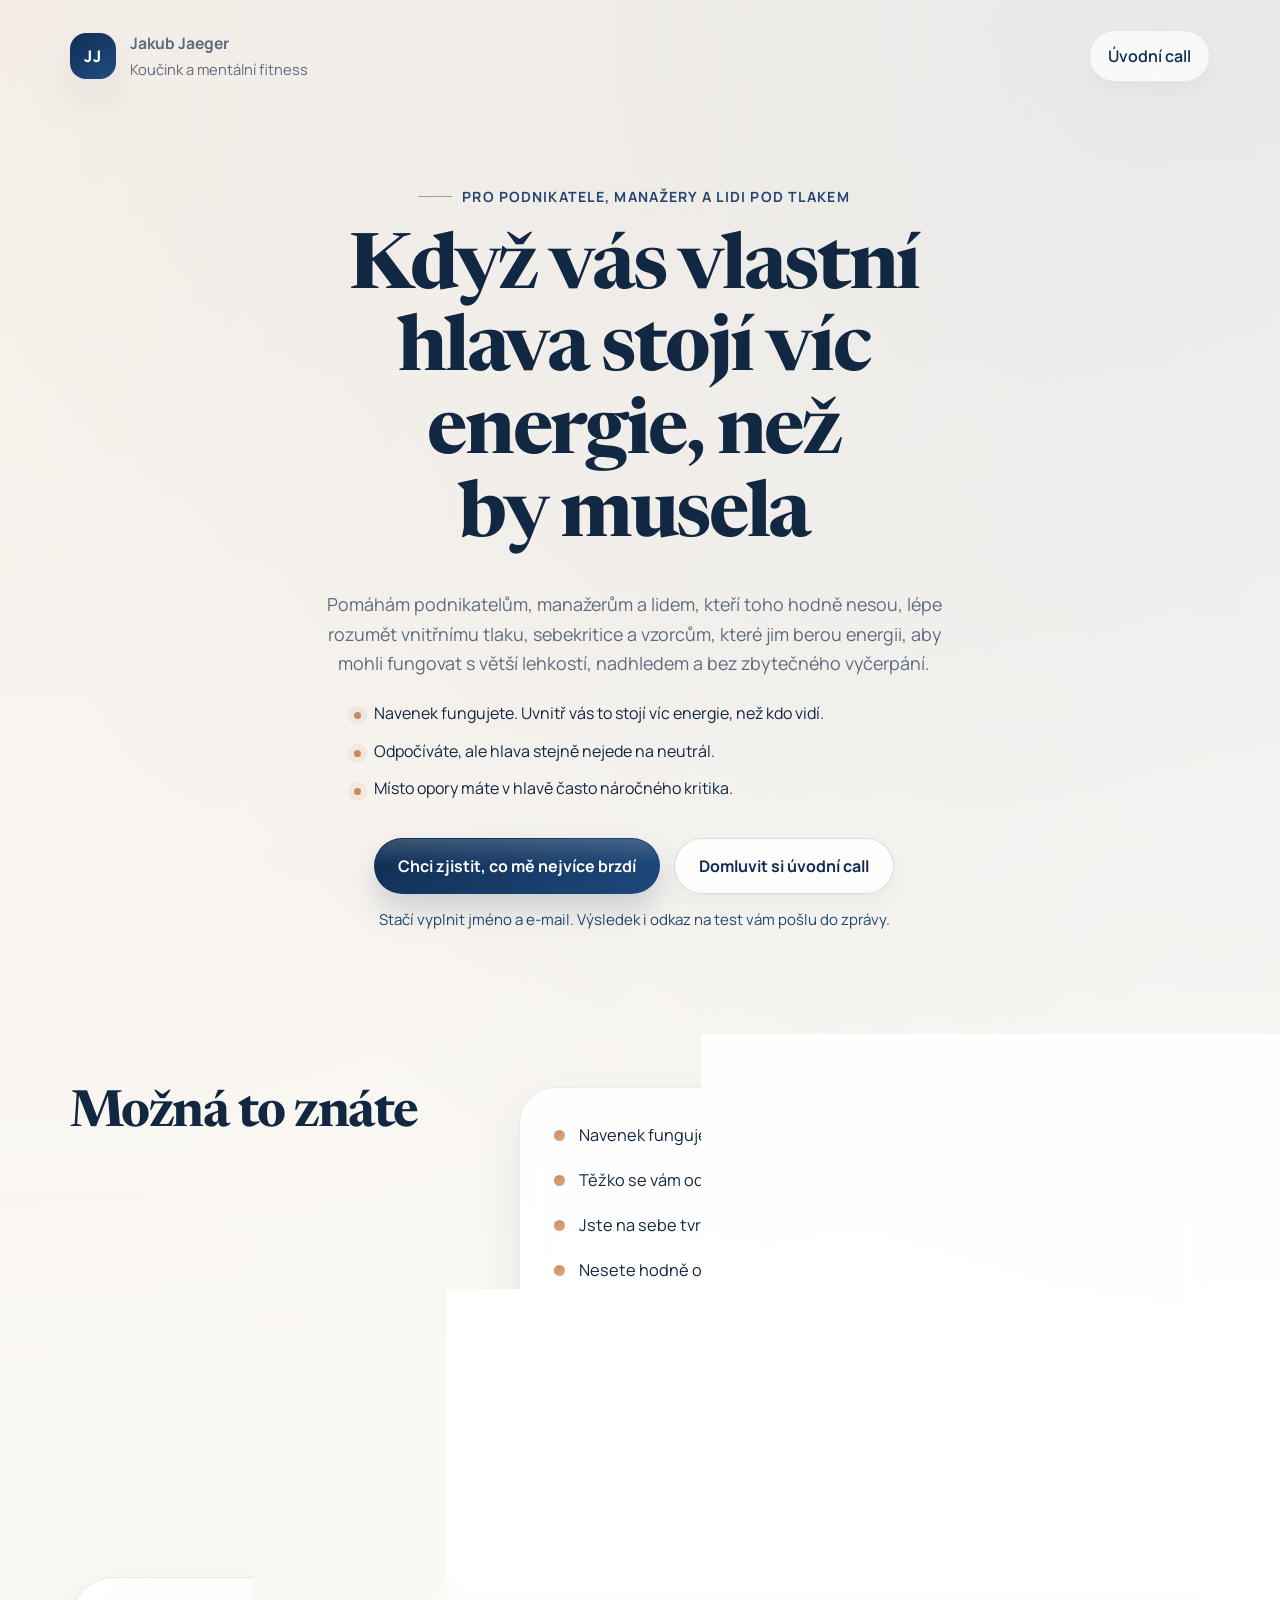
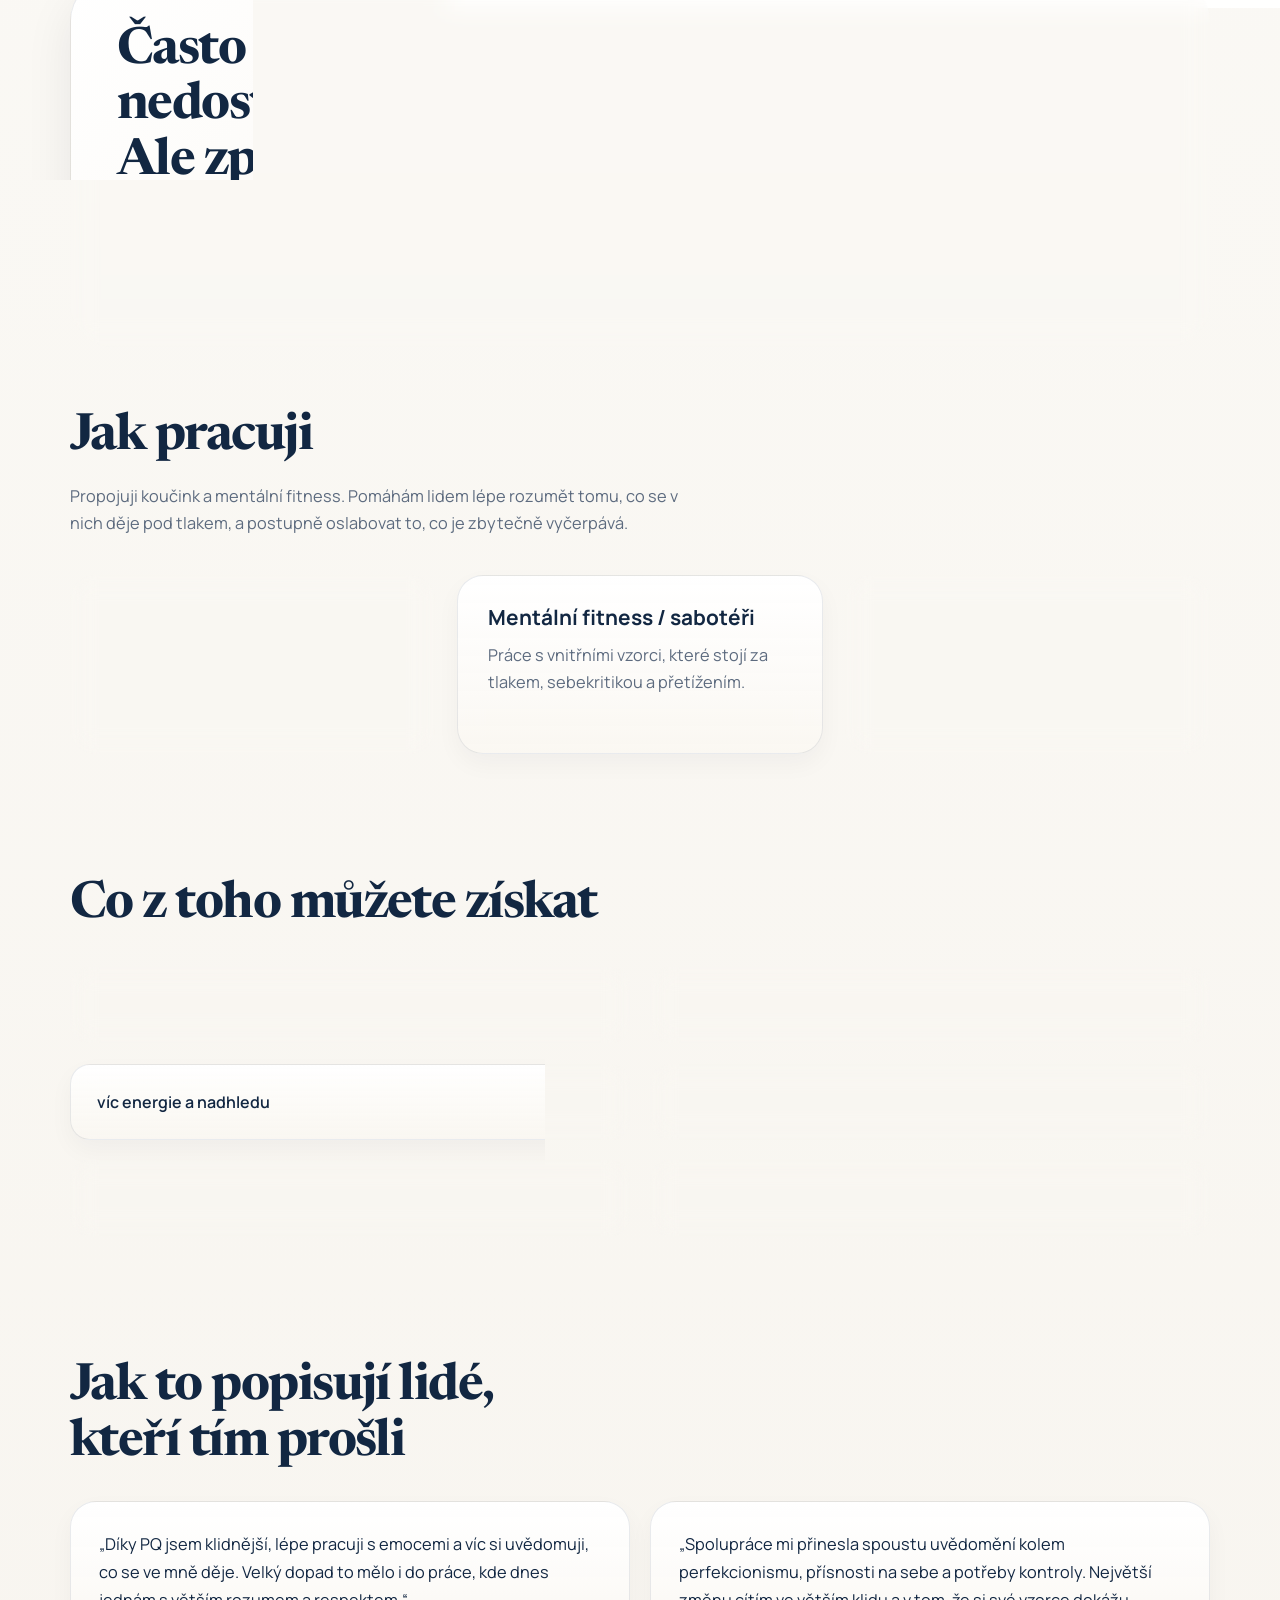
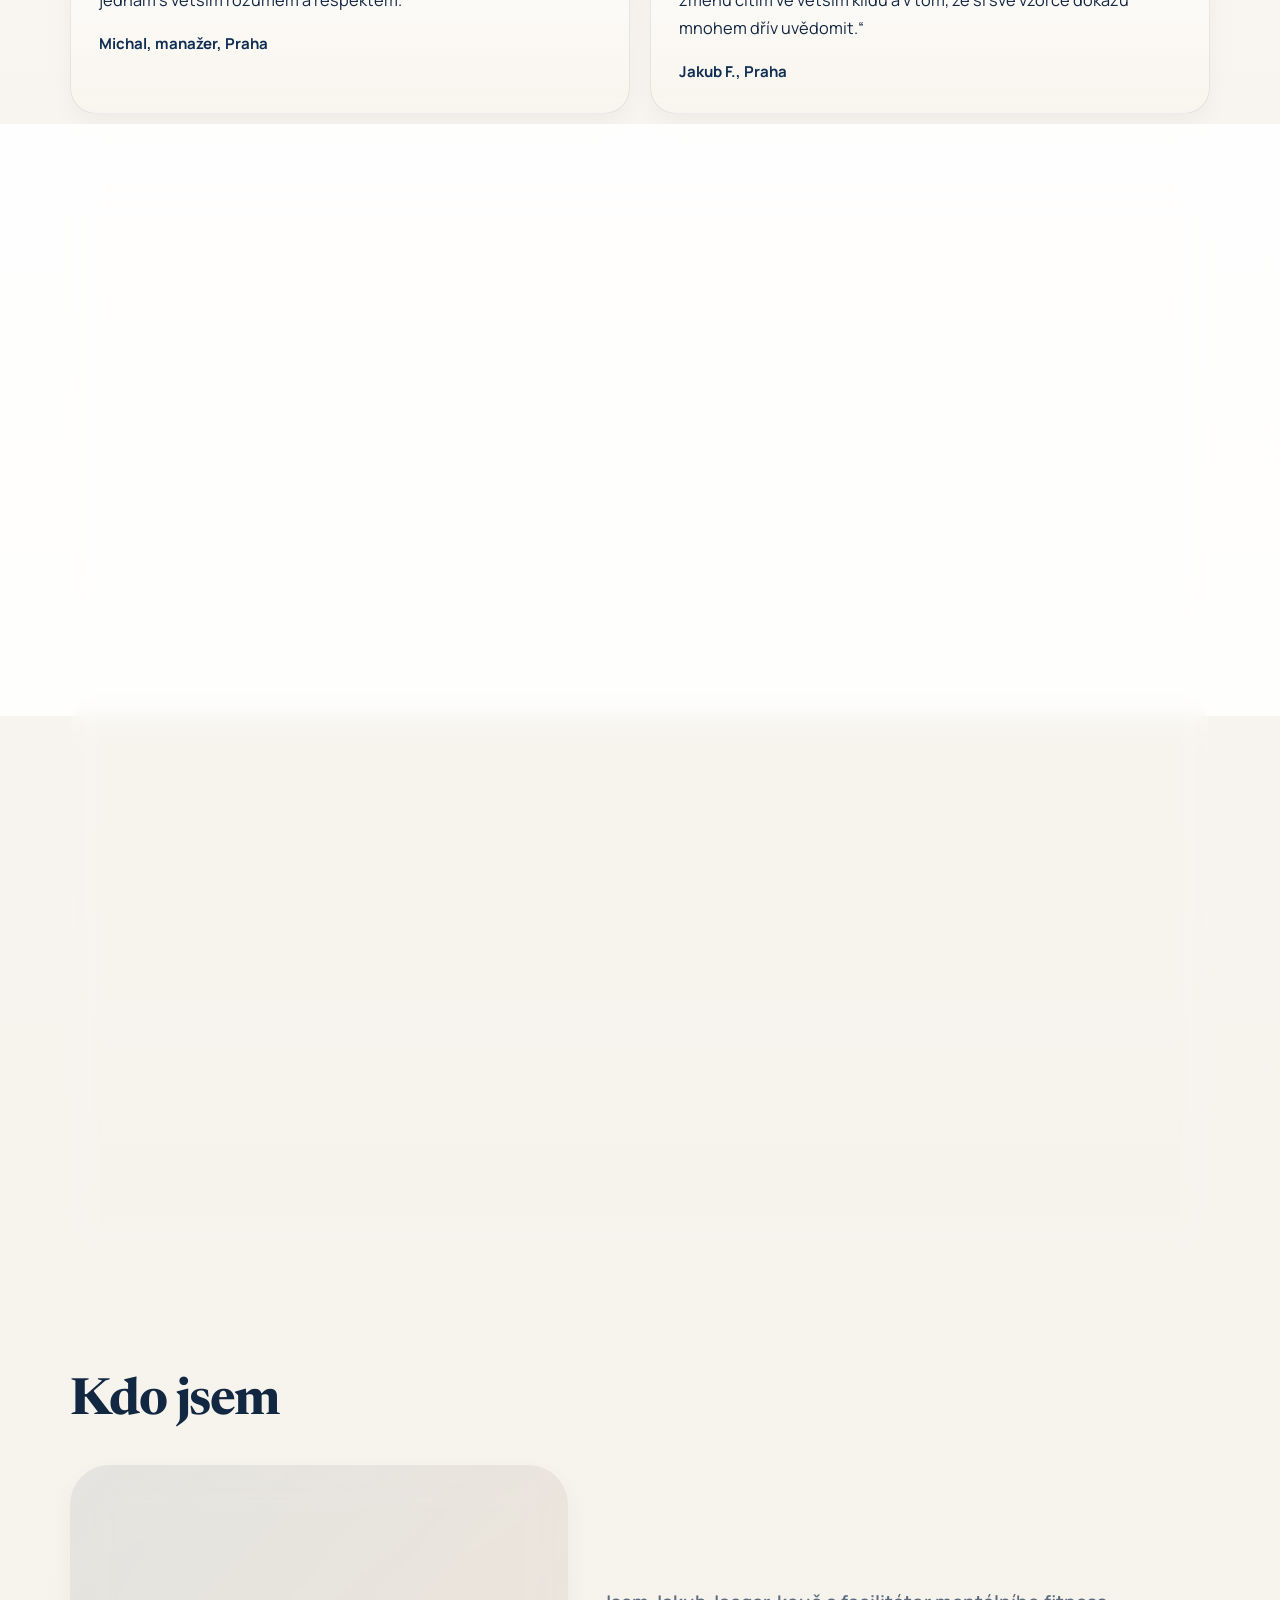
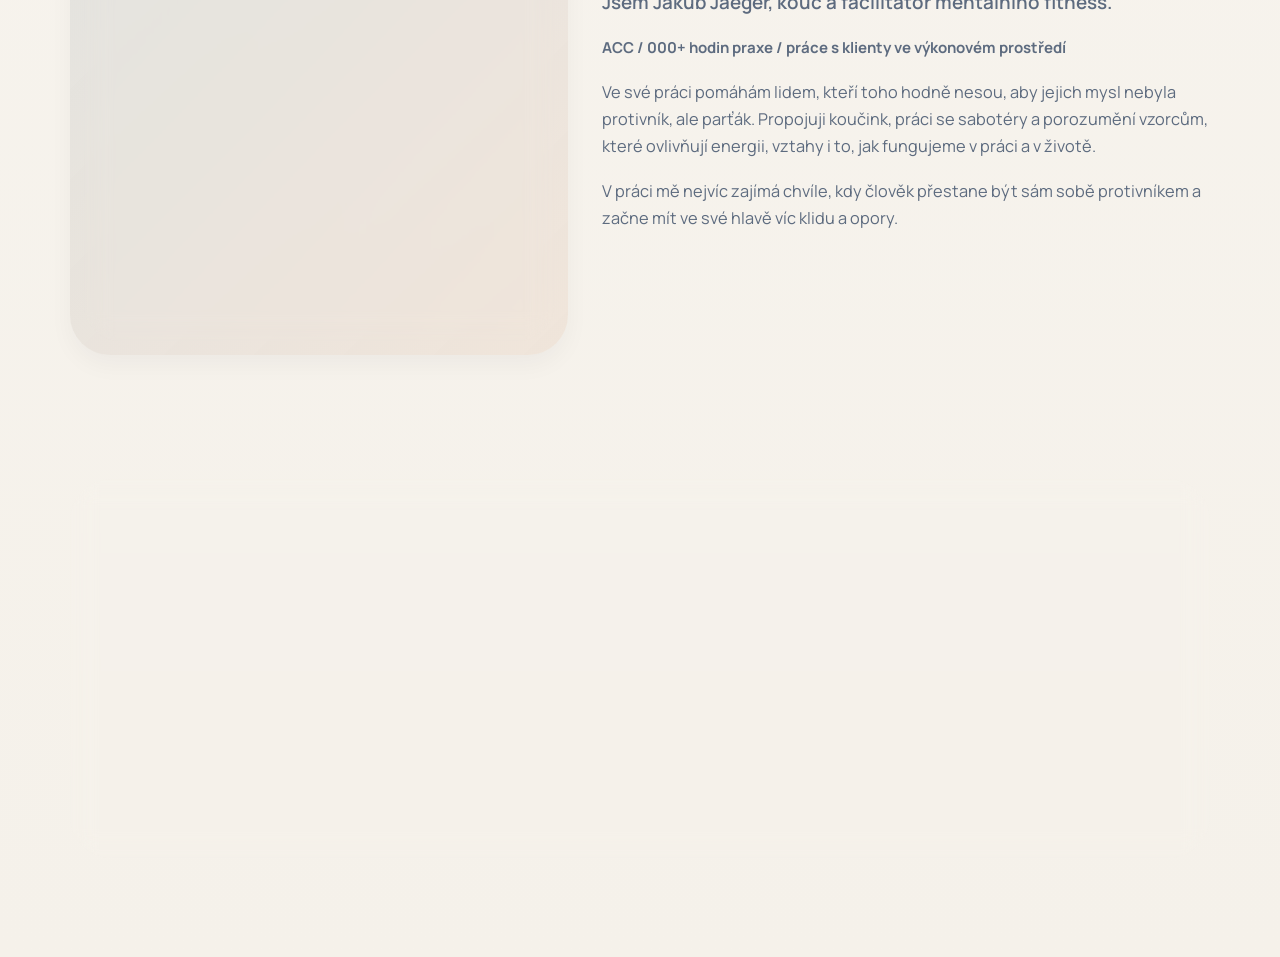
<file: index.html>
<!DOCTYPE html>
<html lang="cs">
  <head>
    <meta charset="UTF-8" />
    <meta name="viewport" content="width=device-width, initial-scale=1.0" />
    <title>Jakub Jaeger | Koučink a mentální fitness</title>
    <meta
      name="description"
      content="Koučink a mentální fitness pro podnikatele, manažery a lidi ve výkonovém prostředí, kteří chtějí fungovat s větší lehkostí a bez zbytečného vyčerpání."
    />
    <link rel="preconnect" href="https://fonts.googleapis.com" />
    <link rel="preconnect" href="https://fonts.gstatic.com" crossorigin />
    <link
      href="https://fonts.googleapis.com/css2?family=Manrope:wght@400;500;600;700;800&family=Newsreader:opsz,wght@6..72,500;6..72,600&display=swap"
      rel="stylesheet"
    />
    <link rel="stylesheet" href="styles.css" />
  </head>
  <body data-page="landing">
    <div class="page-shell">
      <header class="site-header">
        <div class="brand">
          <span class="brand-mark">JJ</span>
          <div>
            <p class="brand-name">Jakub Jaeger</p>
            <p class="brand-role">Koučink a mentální fitness</p>
          </div>
        </div>
        <a class="header-link" data-call-link href="https://calendly.com/jaegerjakub/uvodni_schuzka">Úvodní call</a>
      </header>

      <main>
        <section class="hero section">
          <div class="hero-copy">
            <p class="eyebrow">Pro podnikatele, manažery a lidi pod tlakem</p>
            <h1>Když vás vlastní hlava stojí víc energie, než by musela</h1>
            <p class="hero-text">
              Pomáhám podnikatelům, manažerům a lidem, kteří toho hodně nesou,
              lépe rozumět vnitřnímu tlaku, sebekritice a vzorcům, které jim
              berou energii, aby mohli fungovat s větší lehkostí, nadhledem a
              bez zbytečného vyčerpání.
            </p>
            <ul class="hero-points">
              <li>Navenek fungujete. Uvnitř vás to stojí víc energie, než kdo vidí.</li>
              <li>Odpočíváte, ale hlava stejně nejede na neutrál.</li>
              <li>Místo opory máte v hlavě často náročného kritika.</li>
            </ul>
            <div class="hero-actions">
              <a class="button button-primary" href="#lead-capture">Chci zjistit, co mě nejvíce brzdí</a>
              <a class="button button-secondary" data-call-link href="https://calendly.com/jaegerjakub/uvodni_schuzka">Domluvit si úvodní call</a>
            </div>
            <p class="action-note">Stačí vyplnit jméno a e-mail. Výsledek i odkaz na test vám pošlu do zprávy.</p>
          </div>
        </section>

        <section class="section intro-grid" aria-labelledby="poznas">
          <div>
            <h2 id="poznas">Možná to znáte</h2>
          </div>
          <div class="list-panel">
            <div class="issue-list">
              <article class="issue-item">
                <span class="issue-dot"></span>
                <p>Navenek fungujete dobře, ale uvnitř cítíte tlak, který jen tak nevypíná.</p>
              </article>
              <article class="issue-item">
                <span class="issue-dot"></span>
                <p>Těžko se vám odpočívá bez pocitu viny nebo neklidu.</p>
              </article>
              <article class="issue-item">
                <span class="issue-dot"></span>
                <p>Jste na sebe tvrdší, než byste byli na kohokoliv jiného.</p>
              </article>
              <article class="issue-item">
                <span class="issue-dot"></span>
                <p>Nesete hodně odpovědnosti, ale stojí vás to víc energie, než by muselo.</p>
              </article>
              <article class="issue-item">
                <span class="issue-dot"></span>
                <p>Hlava se vám těžko zastavuje, i když byste si to přáli.</p>
              </article>
              <article class="issue-item">
                <span class="issue-dot"></span>
                <p>Chcete dělat svou práci nebo podnikání dobře, ale ne za cenu dlouhodobého přetížení.</p>
              </article>
            </div>
            <p class="section-note">Pokud cokoliv z toho znáte, nejste v tom sami.</p>
          </div>
        </section>

        <section class="section insight-section" aria-labelledby="brzdi">
          <div class="section-heading">
            <h2 id="brzdi">Často to není nedostatek schopností. Ale způsob, jakým s vámi pracuje vlastní mysl.</h2>
          </div>
          <div class="insight-copy">
            <p>
              Mnoho schopných a výkonných lidí nebrzdí nedostatek disciplíny ani
              motivace. Často je zpomaluje vnitřní tlak, sebekritika,
              přetížení nebo vzorce, které naskočí dřív, než si je vůbec stihnou uvědomit.
            </p>
            <p>
              Právě proto může být tak těžké opravdu vypnout, cítit větší
              lehkost nebo dělat důležitá rozhodnutí s klidnější hlavou.
            </p>
          </div>
        </section>

        <section class="section" aria-labelledby="jak-pracuji">
          <div class="section-heading narrow">
            <h2 id="jak-pracuji">Jak pracuji</h2>
            <p>
              Propojuji koučink a mentální fitness. Pomáhám lidem lépe rozumět
              tomu, co se v nich děje pod tlakem, a postupně oslabovat to,
              co je zbytečně vyčerpává.
            </p>
          </div>
          <div class="card-grid">
            <article class="content-card">
              <h3>Koučink</h3>
              <p>Pro větší jasno, větší poctivost k sobě a klidnější rozhodování.</p>
            </article>
            <article class="content-card">
              <h3>Mentální fitness / sabotéři</h3>
              <p>Práce s vnitřními vzorci, které stojí za tlakem, sebekritikou a přetížením.</p>
            </article>
            <article class="content-card">
              <h3>Udržitelnější fungování</h3>
              <p>Nejde o to vydržet ještě víc. Jde o to fungovat dobře a přitom se neztrácet sám sobě.</p>
            </article>
          </div>
        </section>

        <section class="section benefits-section" aria-labelledby="ziskate">
          <div class="section-heading narrow">
            <h2 id="ziskate">Co z toho můžete získat</h2>
          </div>
          <div class="benefit-list">
            <div class="benefit-item">větší klid a menší vnitřní tlak</div>
            <div class="benefit-item">zdravější vztah k výkonu</div>
            <div class="benefit-item">víc energie a nadhledu</div>
            <div class="benefit-item">větší schopnost vypnout a regenerovat</div>
            <div class="benefit-item">udržitelnější způsob, jak dělat práci nebo podnikání</div>
            <div class="benefit-item">pocit, že vaše mysl není překážka, ale opora</div>
          </div>
        </section>

        <section class="section proof-section" aria-labelledby="reference">
          <div class="section-heading narrow">
            <h2 id="reference">Jak to popisují lidé, kteří tím prošli</h2>
          </div>
          <div class="proof-grid">
            <article class="proof-card">
              <p class="proof-quote">
                „Díky PQ jsem klidnější, lépe pracuji s emocemi a víc si
                uvědomuji, co se ve mně děje. Velký dopad to mělo i do práce,
                kde dnes jednám s větším rozumem a respektem.“
              </p>
              <p class="proof-person">Michal, manažer, Praha</p>
            </article>
            <article class="proof-card">
              <p class="proof-quote">
                „Spolupráce mi přinesla spoustu uvědomění kolem perfekcionismu,
                přísnosti na sebe a potřeby kontroly. Největší změnu cítím ve
                větším klidu a v tom, že si své vzorce dokážu mnohem dřív
                uvědomit.“
              </p>
              <p class="proof-person">Jakub F., Praha</p>
            </article>
          </div>
        </section>

        <section class="section cta-band" aria-labelledby="test">
          <div class="section-heading narrow">
            <h2 id="test">Zjistěte, které vnitřní vzorce vás nejvíc brzdí</h2>
          </div>
          <div class="cta-band-copy">
            <div class="cta-copy-flow">
              <p>
                Test vám pomůže uvidět, jaké vnitřní vzorce se u vás nejvíc
                ozývají pod tlakem.
              </p>
              <p>
                Často je to první krok k tomu, aby si lépe pojmenovali, co se v
                nich děje, a nemuseli všechno znovu tlačit silou.
              </p>
              <p>
                V metodě Positive Intelligence se těmto vzorcům říká sabotéři.
                Ne proto, že je s vámi něco špatně, ale proto, že vám v zátěži
                berou klid, energii a nadhled.
              </p>
              <div class="cta-inline-action">
                <a class="button button-primary" href="#lead-capture">Chci zjistit, co mě nejvíce brzdí</a>
              </div>
            </div>
          </div>
        </section>

        <section class="section lead-section" id="lead-capture" aria-labelledby="lead-form-heading">
          <div class="lead-shell">
            <div class="section-heading narrow">
              <h2 id="lead-form-heading">Nechte si poslat test do e-mailu</h2>
              <p>
                Pokud je vám tohle téma blízké, vyplňte krátký formulář.
                Pošlu vám odkaz na test a pár slov k tomu, jak jeho
                výsledek číst.
              </p>
              <div class="micro-proof">
                <p>Vyplnění zabere jen chvíli.</p>
                <p>První krok máte hotový během pár minut.</p>
                <p>Mnohým lidem už samotný výsledek přinese větší jasno v tom, co je pod tlakem nejvíc brzdí.</p>
              </div>
            </div>

            <form
              class="lead-form"
              data-lead-form
              novalidate
              aria-describedby="lead-form-note"
            >
              <p class="form-intro">Jen dvě krátké položky.</p>
              <div class="form-field">
                <label for="lead-name">Jméno</label>
                <input id="lead-name" name="name" type="text" autocomplete="given-name" required />
              </div>

              <div class="form-field">
                <label for="lead-email">E-mail</label>
                <input id="lead-email" name="email" type="email" autocomplete="email" required />
              </div>

              <button class="button button-primary wide" type="submit">
                Chci zjistit, co mě nejvíce brzdí
              </button>

              <p class="form-note" id="lead-form-note">
                Po vyplnění vám pošlu test a krátké vysvětlení, co v jeho výsledku sledovat.
              </p>
              <p class="form-status" data-form-status aria-live="polite"></p>
            </form>
          </div>
        </section>

        <section class="section about-section" aria-labelledby="o-mne">
          <div class="section-heading narrow">
            <h2 id="o-mne">Kdo jsem</h2>
          </div>
          <div class="about-layout">
            <div class="portrait-frame" aria-hidden="true">
              <div class="portrait-placeholder portrait-photo-wrap">
                <img
                  class="portrait-image"
                  src="Pavla_Kralikova_Photo_6938.jpg"
                  alt="Jakub Jaeger"
                />
              </div>
            </div>
            <div class="about-copy">
              <p class="about-lead">Jsem Jakub Jaeger, kouč a facilitátor mentálního fitness.</p>
              <p class="about-cred">ACC / 000+ hodin praxe / práce s klienty ve výkonovém prostředí</p>
              <p>
                Ve své práci pomáhám lidem, kteří toho hodně nesou, aby jejich
                mysl nebyla protivník, ale parťák. Propojuji koučink, práci se
                sabotéry a porozumění vzorcům, které ovlivňují energii, vztahy
                i to, jak fungujeme v práci a v životě.
              </p>
              <p>
                V práci mě nejvíc zajímá chvíle, kdy člověk přestane být sám
                sobě protivníkem a začne mít ve své hlavě víc klidu a opory.
              </p>
            </div>
          </div>
        </section>

        <section class="section final-cta" id="final-cta" aria-labelledby="prvni-krok">
          <div class="final-cta-box">
            <h2 id="prvni-krok">První krok nemusí být velký</h2>
            <p>
              Někdy stačí začít tím, že si přesněji pojmenujete, co se ve vás děje.
            </p>
            <div class="hero-actions">
              <a class="button button-primary" href="#lead-capture">Chci zjistit, co mě nejvíce brzdí</a>
              <a class="button button-secondary" data-call-link href="https://calendly.com/jaegerjakub/uvodni_schuzka">Nebo si domluvte krátký úvodní call</a>
            </div>
            <p class="action-note centered">Klidně začněte jen testem. Na call se můžete rozhodnout až potom.</p>
          </div>
        </section>
      </main>
    </div>

    <script src="script.js"></script>
  </body>
</html>
</file>
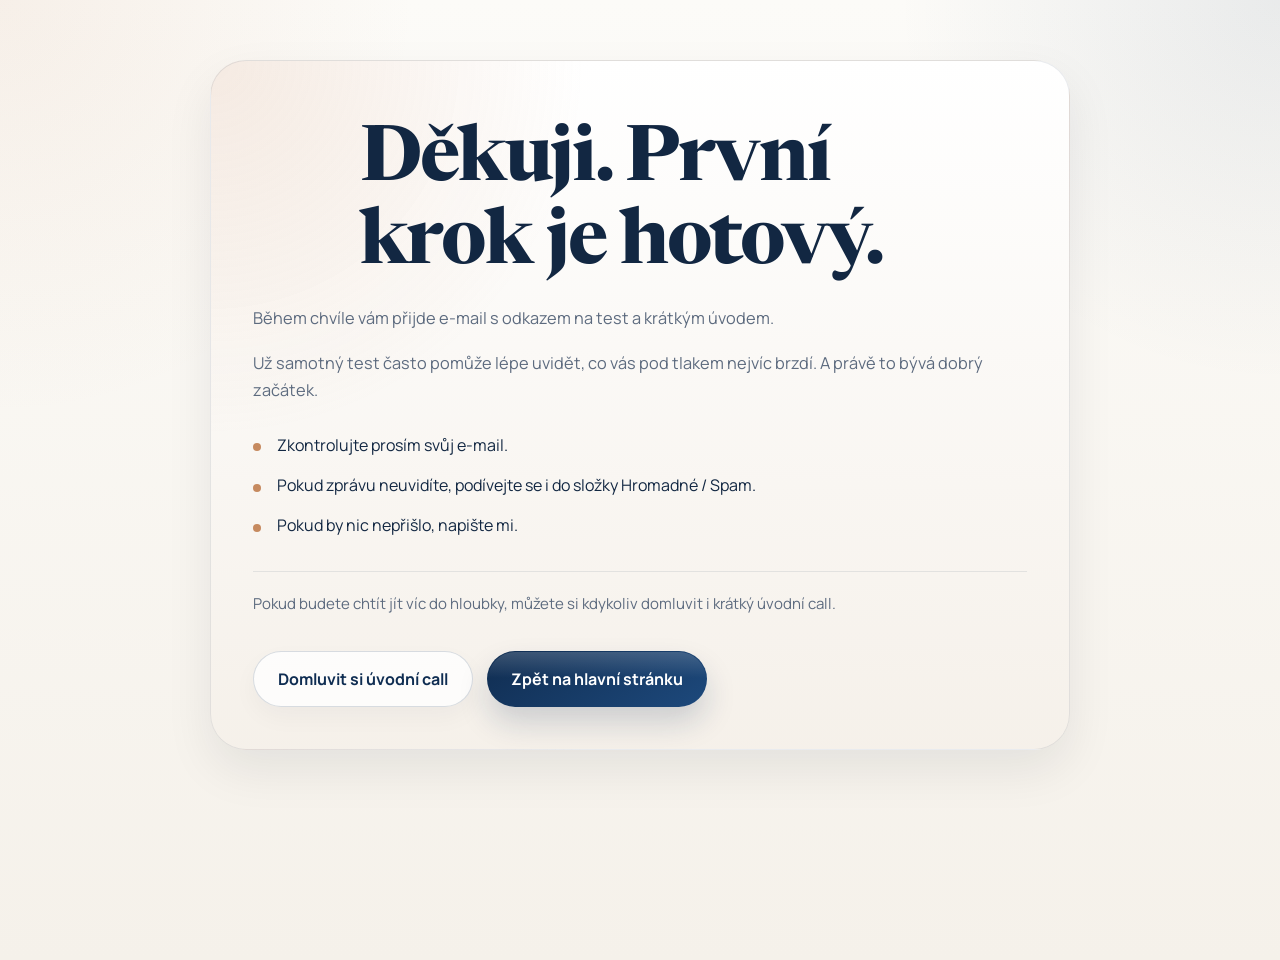
<file: thank-you.html>
<!DOCTYPE html>
<html lang="cs">
  <head>
    <meta charset="UTF-8" />
    <meta name="viewport" content="width=device-width, initial-scale=1.0" />
    <title>Děkuji | Jakub Jaeger</title>
    <meta
      name="description"
      content="Děkovací stránka po vyplnění formuláře pro zaslání testu mentálních vzorců."
    />
    <link rel="preconnect" href="https://fonts.googleapis.com" />
    <link rel="preconnect" href="https://fonts.gstatic.com" crossorigin />
    <link
      href="https://fonts.googleapis.com/css2?family=Manrope:wght@400;500;600;700;800&family=Newsreader:opsz,wght@6..72,500;6..72,600&display=swap"
      rel="stylesheet"
    />
    <link rel="stylesheet" href="styles.css" />
  </head>
  <body class="thank-you-page" data-page="thank-you">
    <main class="thank-you-shell">
      <p class="person-line" data-lead-name></p>
      <div class="thank-you-intro">
        <h1>Děkuji. První krok je hotový.</h1>
        <p>
          Během chvíle vám přijde e-mail s odkazem na test a krátkým
          úvodem.
        </p>
        <p>
          Už samotný test často pomůže lépe uvidět, co vás pod tlakem nejvíc
          brzdí. A právě to bývá dobrý začátek.
        </p>
      </div>

      <ul class="thank-you-list" aria-label="Další instrukce">
        <li>Zkontrolujte prosím svůj e-mail.</li>
        <li>Pokud zprávu neuvidíte, podívejte se i do složky Hromadné / Spam.</li>
        <li>Pokud by nic nepřišlo, napište mi.</li>
      </ul>

      <p class="integration-note">
        Pokud budete chtít jít víc do hloubky, můžete si kdykoliv domluvit i
        krátký úvodní call.
      </p>

      <div class="thank-you-actions">
        <a class="button button-secondary" data-call-link href="https://calendly.com/jaegerjakub/uvodni_schuzka">Domluvit si úvodní call</a>
        <a class="button button-primary" href="index.html">Zpět na hlavní stránku</a>
      </div>
    </main>

    <script src="script.js"></script>
  </body>
</html>
</file>
<file: styles.css>
:root {
  --bg: #f5f1ea;
  --surface: rgba(255, 255, 255, 0.88);
  --surface-strong: #ffffff;
  --text: #122742;
  --muted: #5d6b7f;
  --line: rgba(18, 39, 66, 0.09);
  --primary: #0f2d52;
  --primary-soft: #23466f;
  --accent: #c68a5f;
  --accent-soft: rgba(198, 138, 95, 0.14);
  --success: #2d6a4f;
  --danger: #b24a48;
  --shadow: 0 20px 48px rgba(10, 24, 44, 0.08);
  --shadow-soft: 0 10px 24px rgba(10, 24, 44, 0.04);
  --radius-xl: 36px;
  --radius-lg: 26px;
  --radius-md: 20px;
  --content-width: 1140px;
}

*,
*::before,
*::after {
  box-sizing: border-box;
}

html {
  scroll-behavior: smooth;
}

section[id] {
  scroll-margin-top: 32px;
}

body {
  margin: 0;
  font-family: "Manrope", sans-serif;
  color: var(--text);
  background:
    radial-gradient(circle at top left, rgba(198, 138, 95, 0.1), transparent 26%),
    radial-gradient(circle at top right, rgba(15, 45, 82, 0.08), transparent 24%),
    linear-gradient(180deg, #fcfbf8 0%, var(--bg) 100%);
  line-height: 1.65;
}

img {
  max-width: 100%;
  display: block;
}

a {
  color: inherit;
  text-decoration: none;
}

button,
input {
  font: inherit;
}

.page-shell {
  width: min(calc(100% - 40px), var(--content-width));
  margin: 0 auto;
  padding-bottom: 88px;
}

.site-header {
  display: flex;
  justify-content: space-between;
  align-items: center;
  gap: 24px;
  padding: 30px 0 12px;
}

.brand {
  display: flex;
  align-items: center;
  gap: 14px;
}

.brand-mark {
  width: 46px;
  height: 46px;
  display: inline-flex;
  align-items: center;
  justify-content: center;
  border-radius: 16px;
  background: linear-gradient(145deg, var(--primary), #214d83);
  color: #fff;
  font-weight: 800;
  letter-spacing: 0.08em;
  box-shadow: var(--shadow);
}

.brand-name,
.brand-role {
  margin: 0;
}

.brand-name {
  font-size: 0.98rem;
  font-weight: 700;
}

.brand-role {
  font-size: 0.92rem;
  color: var(--muted);
}

.header-link {
  padding: 12px 18px;
  border: 1px solid var(--line);
  border-radius: 999px;
  background: rgba(255, 255, 255, 0.72);
  color: var(--primary);
  font-weight: 600;
  box-shadow: var(--shadow-soft);
  transition: transform 180ms ease, border-color 180ms ease, background 180ms ease, box-shadow 180ms ease;
}

.header-link:hover,
.header-link:focus-visible {
  transform: translateY(-1px);
  border-color: rgba(15, 45, 82, 0.22);
  background: rgba(255, 255, 255, 0.9);
  box-shadow: 0 14px 28px rgba(10, 24, 44, 0.08);
}

.section {
  padding: 62px 0;
}

.hero {
  display: grid;
  grid-template-columns: minmax(0, 1fr);
  gap: 0;
  align-items: start;
  justify-items: center;
  padding-top: 54px;
}

.hero-copy,
.list-panel,
.content-card,
.cta-band,
.final-cta-box,
.lead-shell {
  position: relative;
}

.hero-copy {
  width: 100%;
  max-width: 860px;
  padding: 30px 12px 30px 0;
  margin: 0 auto;
  text-align: center;
}

.eyebrow {
  display: inline-flex;
  align-items: center;
  gap: 10px;
  margin: 0 0 20px;
  color: var(--primary-soft);
  font-size: 0.88rem;
  font-weight: 700;
  letter-spacing: 0.08em;
  text-transform: uppercase;
}

.eyebrow::before {
  content: "";
  width: 34px;
  height: 1px;
  background: currentColor;
  opacity: 0.45;
}

h1,
h2,
h3 {
  margin: 0;
  line-height: 1.08;
}

h1,
h2 {
  font-family: "Newsreader", serif;
  letter-spacing: -0.03em;
}

h1 {
  font-size: clamp(2.9rem, 6vw, 5.2rem);
  max-width: 12.5ch;
  margin-left: auto;
  margin-right: auto;
  text-wrap: balance;
}

h2 {
  font-size: clamp(2rem, 4vw, 3.4rem);
  max-width: 16ch;
}

h3 {
  font-size: 1.3rem;
  margin-bottom: 14px;
}

p {
  margin: 0;
  font-size: 1.02rem;
  color: var(--muted);
}

.hero-text {
  max-width: 58ch;
  margin-top: 30px;
  margin-left: auto;
  margin-right: auto;
  font-size: 1.12rem;
}

.hero-points {
  list-style: none;
  margin: 22px 0 0;
  padding: 0;
  display: grid;
  gap: 12px;
  max-width: 56ch;
  margin-left: auto;
  margin-right: auto;
  text-align: left;
}

.hero-points li {
  position: relative;
  padding-left: 20px;
  color: var(--text);
  font-size: 1rem;
  line-height: 1.6;
}

.hero-points li::before {
  content: "";
  position: absolute;
  top: 0.72em;
  left: 0;
  width: 7px;
  height: 7px;
  border-radius: 50%;
  background: var(--accent);
  box-shadow: 0 0 0 6px rgba(199, 139, 93, 0.1);
}

.hero-actions {
  display: flex;
  flex-wrap: wrap;
  gap: 14px;
  margin-top: 36px;
  justify-content: center;
}

.action-note {
  margin-top: 14px;
  font-size: 0.94rem;
  color: var(--primary-soft);
}

.action-note.centered {
  text-align: center;
}

.button {
  display: inline-flex;
  justify-content: center;
  align-items: center;
  min-height: 54px;
  padding: 14px 24px;
  border: 0;
  border-radius: 999px;
  cursor: pointer;
  font-weight: 700;
  transition: transform 180ms ease, box-shadow 180ms ease, background 180ms ease;
}

.button:hover,
.button:focus-visible {
  transform: translateY(-1px);
}

.button:focus-visible,
.header-link:focus-visible,
.form-field input:focus-visible {
  outline: none;
}

.button-primary {
  background: linear-gradient(145deg, #102d51, #1d497c);
  color: #fff;
  box-shadow: 0 16px 30px rgba(15, 45, 82, 0.18);
  position: relative;
  overflow: hidden;
}

.button-primary:disabled {
  cursor: wait;
  opacity: 0.8;
}

.button-primary::after {
  content: "";
  position: absolute;
  inset: 1px;
  border-radius: inherit;
  background: linear-gradient(180deg, rgba(255, 255, 255, 0.18), transparent 48%);
  pointer-events: none;
}

.button-primary:hover,
.button-primary:focus-visible {
  box-shadow: 0 20px 38px rgba(15, 45, 82, 0.22);
}

.button-secondary {
  border: 1px solid rgba(15, 45, 82, 0.16);
  background: rgba(255, 255, 255, 0.82);
  color: var(--primary);
  box-shadow: var(--shadow-soft);
}

.button-secondary:hover,
.button-secondary:focus-visible {
  border-color: rgba(15, 45, 82, 0.24);
  background: rgba(255, 255, 255, 0.94);
  box-shadow: 0 14px 28px rgba(10, 24, 44, 0.08);
}

.list-panel,
.content-card,
.cta-band,
.final-cta-box,
.benefit-item,
.portrait-placeholder,
.insight-section,
.lead-shell,
.thank-you-shell {
  border: 1px solid var(--line);
  background: var(--surface);
  backdrop-filter: blur(12px);
  box-shadow: var(--shadow);
}

.intro-grid,
.about-layout {
  display: grid;
  grid-template-columns: minmax(260px, 0.75fr) minmax(0, 1.25fr);
  gap: 34px;
  align-items: start;
}

.cta-band-copy {
  max-width: 760px;
}

.cta-copy-flow {
  display: grid;
  gap: 18px;
  align-content: start;
}

.cta-inline-action {
  margin-top: 8px;
}

.list-panel {
  padding: 34px;
  border-radius: var(--radius-xl);
}

.issue-list {
  display: grid;
  gap: 18px;
}

.issue-item {
  display: flex;
  gap: 14px;
  align-items: flex-start;
}

.issue-item p {
  color: var(--text);
}

.issue-dot {
  width: 11px;
  height: 11px;
  margin-top: 8px;
  border-radius: 50%;
  flex: 0 0 auto;
  background: linear-gradient(145deg, var(--accent), #dfab80);
}

.section-note {
  margin-top: 30px;
  padding-top: 22px;
  border-top: 1px solid var(--line);
  font-weight: 600;
  color: var(--primary);
}

.insight-section {
  border-radius: calc(var(--radius-xl) + 8px);
  padding: 46px;
  display: grid;
  grid-template-columns: minmax(0, 1.05fr) minmax(0, 0.95fr);
  gap: 36px;
  background:
    linear-gradient(135deg, rgba(255, 255, 255, 0.94), rgba(246, 240, 230, 0.94));
}

.section-heading {
  display: grid;
  gap: 18px;
}

.section-heading.narrow,
.about-copy {
  max-width: 62ch;
}

.insight-copy {
  display: grid;
  gap: 18px;
  align-content: start;
}

.card-grid {
  display: grid;
  grid-template-columns: repeat(3, minmax(0, 1fr));
  gap: 22px;
  margin-top: 38px;
}

.content-card {
  padding: 30px;
  border-radius: var(--radius-lg);
  background:
    linear-gradient(180deg, rgba(255, 255, 255, 0.96), rgba(250, 247, 242, 0.92));
  box-shadow: var(--shadow-soft);
  transition: transform 180ms ease, border-color 180ms ease, box-shadow 180ms ease;
}

.content-card:hover {
  transform: translateY(-4px);
  border-color: rgba(15, 45, 82, 0.14);
  box-shadow: 0 18px 34px rgba(10, 24, 44, 0.08);
}

.content-card p,
.cta-band p,
.about-copy p,
.thank-you-shell p {
  color: var(--muted);
}

.proof-section {
  display: grid;
  gap: 30px;
}

.proof-grid {
  display: grid;
  grid-template-columns: repeat(2, minmax(0, 1fr));
  gap: 20px;
}

.proof-card {
  padding: 28px;
  border: 1px solid var(--line);
  border-radius: var(--radius-lg);
  background:
    linear-gradient(180deg, rgba(255, 255, 255, 0.95), rgba(248, 244, 238, 0.92));
  box-shadow: var(--shadow-soft);
}

.proof-quote {
  color: var(--text);
  font-size: 1.02rem;
  line-height: 1.72;
}

.proof-person {
  margin-top: 18px;
  color: var(--primary);
  font-size: 0.94rem;
  font-weight: 700;
}

.about-copy {
  max-width: none;
  display: grid;
  gap: 18px;
}

.about-lead {
  font-size: 1.18rem;
  color: var(--text);
  font-weight: 600;
}

.about-cred {
  color: var(--primary-soft);
  font-size: 0.94rem;
  font-weight: 700;
}

.benefits-section {
  display: grid;
  gap: 34px;
}

.benefit-list {
  display: grid;
  grid-template-columns: repeat(2, minmax(0, 1fr));
  gap: 20px;
}

.benefit-item {
  padding: 24px 26px;
  border-radius: var(--radius-md);
  color: var(--text);
  font-weight: 600;
  background:
    linear-gradient(180deg, rgba(255, 255, 255, 0.94), rgba(249, 246, 241, 0.9));
  box-shadow: var(--shadow-soft);
  transition: transform 180ms ease, border-color 180ms ease, box-shadow 180ms ease;
}

.benefit-item:hover {
  transform: translateY(-3px);
  border-color: rgba(15, 45, 82, 0.14);
  box-shadow: 0 16px 30px rgba(10, 24, 44, 0.07);
}

.cta-band {
  padding: 42px;
  border-radius: calc(var(--radius-xl) + 6px);
  background:
    linear-gradient(145deg, rgba(15, 45, 82, 0.05), rgba(199, 139, 93, 0.1)),
    var(--surface);
}

.wide {
  width: 100%;
}

.lead-shell {
  display: grid;
  grid-template-columns: minmax(0, 1.1fr) minmax(320px, 0.9fr);
  gap: 34px;
  padding: 42px;
  border-radius: calc(var(--radius-xl) + 6px);
  background:
    radial-gradient(circle at top left, rgba(199, 139, 93, 0.16), transparent 30%),
    linear-gradient(180deg, rgba(255, 255, 255, 0.97), rgba(246, 242, 236, 0.96));
}

.lead-form {
  display: grid;
  gap: 16px;
  align-content: start;
  padding: 30px;
  border-radius: var(--radius-lg);
  background: rgba(255, 255, 255, 0.92);
  border: 1px solid rgba(15, 45, 82, 0.08);
  box-shadow: var(--shadow-soft);
}

.form-intro {
  font-size: 0.94rem;
  color: var(--primary-soft);
}

.micro-proof {
  display: grid;
  gap: 10px;
  margin-top: 4px;
}

.micro-proof p {
  position: relative;
  padding-left: 18px;
  color: var(--primary);
  font-size: 0.96rem;
}

.micro-proof p::before {
  content: "";
  position: absolute;
  top: 0.7em;
  left: 0;
  width: 6px;
  height: 6px;
  border-radius: 50%;
  background: var(--accent);
}

.form-field {
  display: grid;
  gap: 8px;
}

.form-field label {
  font-weight: 700;
  color: var(--primary);
}

.form-field input {
  width: 100%;
  min-height: 56px;
  padding: 15px 16px;
  border: 1px solid rgba(15, 45, 82, 0.14);
  border-radius: 18px;
  background: rgba(255, 255, 255, 0.96);
  color: var(--text);
  transition: border-color 160ms ease, box-shadow 160ms ease;
}

.form-field input:focus {
  outline: none;
  border-color: rgba(15, 45, 82, 0.34);
  box-shadow: 0 0 0 4px rgba(15, 45, 82, 0.08);
}

.form-note,
.form-status {
  font-size: 0.95rem;
}

.form-status {
  min-height: 1.5em;
  color: var(--muted);
}

.form-status.is-error {
  color: var(--danger);
}

.form-status.is-success {
  color: var(--success);
}

.portrait-frame {
  position: relative;
  padding: 14px;
  border-radius: calc(var(--radius-xl) + 4px);
  background:
    linear-gradient(135deg, rgba(15, 45, 82, 0.08), rgba(198, 138, 95, 0.12));
  box-shadow: var(--shadow-soft);
}

.about-layout {
  grid-template-columns: minmax(320px, 0.9fr) minmax(0, 1.1fr);
  margin-top: 34px;
  align-items: center;
}

.portrait-placeholder {
  min-height: 340px;
  display: grid;
  place-items: end start;
  padding: 32px;
  border-radius: var(--radius-xl);
  background:
    radial-gradient(circle at top left, rgba(198, 138, 95, 0.14), transparent 34%),
    linear-gradient(180deg, rgba(15, 45, 82, 0.05), rgba(15, 45, 82, 0.18)),
    linear-gradient(135deg, rgba(255, 255, 255, 0.92), rgba(241, 235, 226, 0.94));
  overflow: hidden;
}

.portrait-photo-wrap {
  min-height: 0;
  padding: 0;
  display: block;
  background:
    linear-gradient(180deg, rgba(255, 255, 255, 0.7), rgba(239, 233, 224, 0.78));
}

.portrait-placeholder::before {
  content: "";
  position: absolute;
  inset: 0;
  background:
    linear-gradient(180deg, transparent 0%, rgba(15, 45, 82, 0.04) 100%);
  pointer-events: none;
}

.portrait-photo-wrap::before {
  background:
    linear-gradient(180deg, rgba(255, 255, 255, 0.02) 0%, rgba(15, 45, 82, 0.08) 100%);
  z-index: 1;
}

.portrait-image {
  width: 100%;
  height: 100%;
  min-height: 460px;
  object-fit: cover;
  object-position: center 28%;
  transform: scale(1.02);
}

.portrait-placeholder span {
  display: inline-flex;
  padding: 12px 16px;
  border-radius: 999px;
  background: rgba(255, 255, 255, 0.8);
  border: 1px solid rgba(15, 45, 82, 0.1);
  color: var(--primary);
  font-weight: 700;
}

.final-cta {
  padding-bottom: 12px;
}

.final-cta-box {
  padding: 54px 46px;
  border-radius: 42px;
  text-align: center;
  background:
    radial-gradient(circle at top center, rgba(199, 139, 93, 0.16), transparent 34%),
    linear-gradient(180deg, rgba(255, 255, 255, 0.97), rgba(245, 240, 233, 0.96));
  box-shadow: 0 26px 56px rgba(10, 24, 44, 0.1);
}

.final-cta-box h2,
.final-cta-box p {
  margin-left: auto;
  margin-right: auto;
}

.final-cta-box p {
  max-width: 54ch;
}

.final-cta-box .hero-actions {
  justify-content: center;
}

.thank-you-page {
  min-height: 100vh;
}

.thank-you-shell {
  width: min(calc(100% - 40px), 860px);
  margin: 60px auto;
  padding: 42px;
  border-radius: 36px;
  background:
    radial-gradient(circle at top left, rgba(199, 139, 93, 0.18), transparent 34%),
    linear-gradient(180deg, rgba(255, 255, 255, 0.97), rgba(245, 240, 233, 0.97));
}

.thank-you-shell h1 {
  max-width: 11ch;
}

.thank-you-intro {
  display: grid;
  gap: 18px;
}

.thank-you-list {
  margin: 28px 0 0;
  padding: 0;
  list-style: none;
  display: grid;
  gap: 14px;
}

.thank-you-list li {
  position: relative;
  padding-left: 24px;
  color: var(--text);
}

.thank-you-list li::before {
  content: "";
  position: absolute;
  top: 0.72em;
  left: 0;
  width: 8px;
  height: 8px;
  border-radius: 50%;
  background: var(--accent);
}

.thank-you-actions {
  margin-top: 34px;
  display: flex;
  flex-wrap: wrap;
  gap: 14px;
}

.person-line {
  margin-bottom: 18px;
  font-weight: 700;
  color: var(--primary);
}

.integration-note {
  margin-top: 32px;
  padding-top: 20px;
  border-top: 1px solid var(--line);
  font-size: 0.94rem;
}

.reveal {
  opacity: 0;
  transform: translateY(28px);
  transition: opacity 650ms ease, transform 650ms ease;
}

.reveal.is-visible {
  opacity: 1;
  transform: translateY(0);
}

@media (max-width: 1024px) {
  .hero,
  .intro-grid,
  .about-layout,
  .insight-section,
  .lead-shell {
    grid-template-columns: 1fr;
  }

  .card-grid,
  .benefit-list,
  .proof-grid {
    grid-template-columns: 1fr;
  }

  h1 {
    max-width: 14ch;
  }

  .cta-band-copy {
    max-width: none;
  }
}

@media (max-width: 720px) {
  .page-shell,
  .thank-you-shell {
    width: min(calc(100% - 28px), var(--content-width));
  }

  .site-header {
    flex-direction: column;
    align-items: flex-start;
  }

  .section {
    padding: 38px 0;
  }

  .hero {
    padding-top: 20px;
  }

  .hero-copy {
    padding-right: 0;
  }

  h1 {
    font-size: clamp(2.5rem, 12vw, 4rem);
  }

  h2 {
    font-size: clamp(1.9rem, 9vw, 2.8rem);
  }

  .list-panel,
  .content-card,
  .cta-band,
  .final-cta-box,
  .insight-section,
  .lead-shell,
  .thank-you-shell {
    padding: 24px;
    border-radius: 24px;
  }

  .portrait-frame {
    padding: 10px;
    border-radius: 28px;
  }

  .portrait-placeholder {
    min-height: 260px;
    border-radius: 24px;
  }

  .portrait-image {
    min-height: 360px;
    object-position: center 20%;
  }

  .button,
  .header-link {
    width: 100%;
  }

  .hero-actions,
  .thank-you-actions {
    flex-direction: column;
  }

}

@media (prefers-reduced-motion: reduce) {
  html {
    scroll-behavior: auto;
  }

  *,
  *::before,
  *::after {
    animation: none !important;
    transition: none !important;
  }
}
</file>
